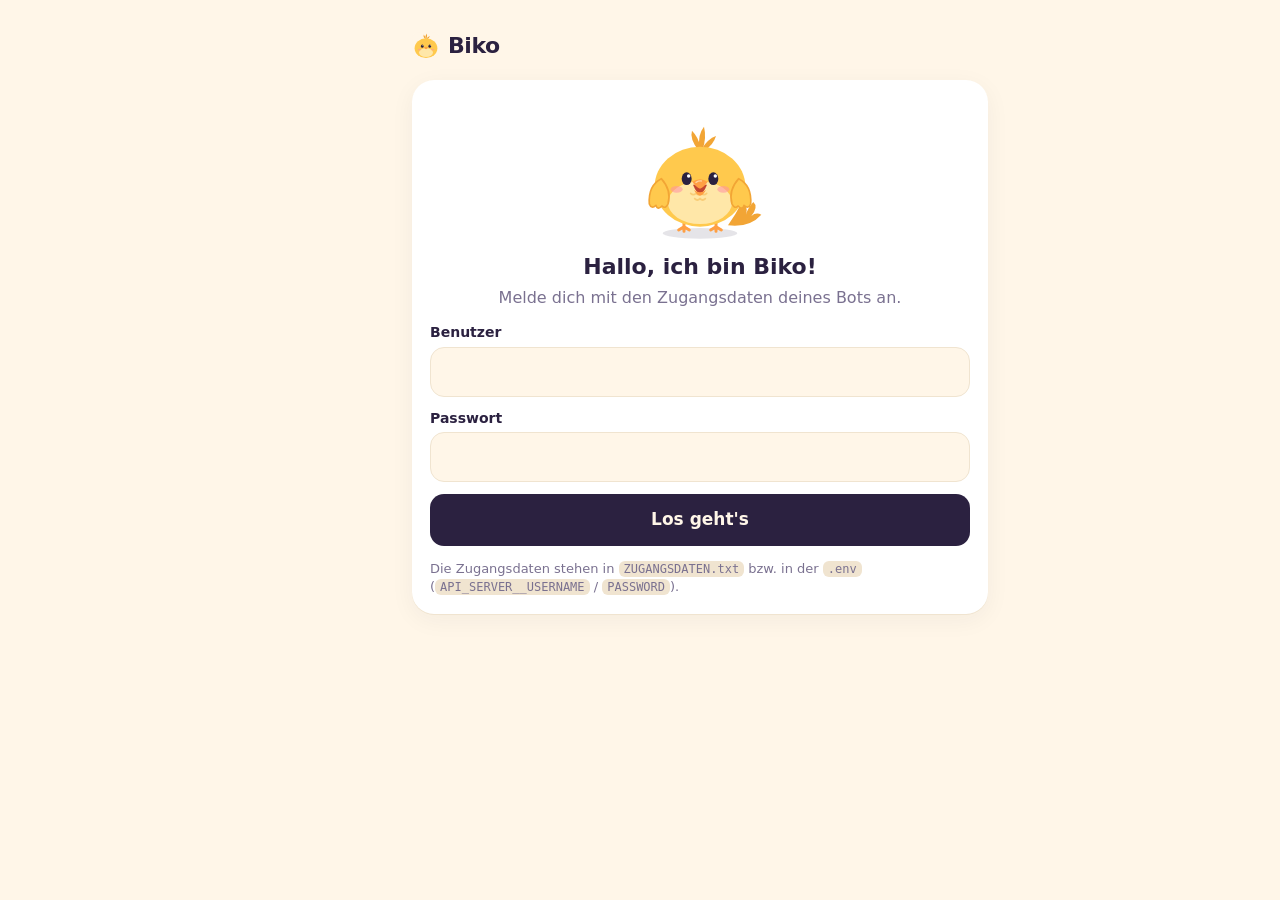
<file: ui/web/index.html>
<!doctype html>
<html lang="de">
<head>
  <meta charset="utf-8">
  <meta name="viewport" content="width=device-width, initial-scale=1, viewport-fit=cover">
  <meta name="theme-color" content="#FFF6E8">
  <meta name="robots" content="noindex, nofollow">
  <title>Biko</title>
  <link rel="icon" href="icon.svg" type="image/svg+xml">
  <link rel="manifest" href="manifest.webmanifest">
  <link rel="stylesheet" href="style.css">
</head>
<body>
  <!-- Leiste: unten am Handy, links am großen Bildschirm. Ein Knopf = eine Ansicht. -->
  <nav class="rail" id="rail" aria-label="Bereiche" hidden>
    <span class="rail-pill" aria-hidden="true"></span>
    <button type="button" class="nav-btn" data-view="home" aria-label="Übersicht" aria-current="page">
      <svg viewBox="0 0 24 24"><path d="M4 11.5 12 5l8 6.5V19a1 1 0 0 1-1 1h-4.5v-5h-5v5H5a1 1 0 0 1-1-1z"/></svg>
      <span>Übersicht</span>
    </button>
    <button type="button" class="nav-btn" data-view="bot" aria-label="Bot">
      <svg viewBox="0 0 24 24"><rect x="5" y="8" width="14" height="11" rx="4"/><path d="M12 8V4.5M9.5 13h.01M14.5 13h.01M3 13v2M21 13v2"/></svg>
      <span>Bot</span>
    </button>
    <button type="button" class="nav-btn" data-view="trades" aria-label="Trades">
      <svg viewBox="0 0 24 24"><path d="M5 8h12l-3-3M19 16H7l3 3"/></svg>
      <span>Trades</span>
    </button>
    <button type="button" class="nav-btn" data-view="konto" aria-label="Konto">
      <svg viewBox="0 0 24 24"><circle cx="12" cy="9" r="3.5"/><path d="M5 19.5c1.2-3.2 3.8-5 7-5s5.8 1.8 7 5"/></svg>
      <span>Konto</span>
    </button>
    <button type="button" class="nav-btn" data-view="einstellungen" aria-label="Einstellungen">
      <svg viewBox="0 0 24 24"><path d="M4 7h10M18 7h2M4 17h4M12 17h8"/><circle cx="16" cy="7" r="2"/><circle cx="10" cy="17" r="2"/></svg>
      <span>Einstellen</span>
    </button>
  </nav>

  <main class="app">
    <header class="top">
      <div class="brand"><img src="icon.svg" alt="" width="28" height="28"> <span data-name>Biko</span></div>
      <div class="chips" id="chips"></div>
    </header>

    <!-- Login -->
    <section class="panel login" id="login" hidden>
      <div class="hero hero-login"><div class="biko-wrap" id="biko-login"></div></div>
      <h1>Hallo, ich bin <span data-name>Biko</span>!</h1>
      <p class="muted">Melde dich mit den Zugangsdaten deines Bots an.</p>
      <form id="login-form" autocomplete="on">
        <label>Benutzer
          <input name="user" autocomplete="username" required autocapitalize="off" spellcheck="false">
        </label>
        <label>Passwort
          <input name="pass" type="password" autocomplete="current-password" required>
        </label>
        <button type="submit" class="btn-main">Los geht's</button>
        <p class="error" id="login-error" hidden></p>
      </form>
      <p class="hint">Die Zugangsdaten stehen in <code>ZUGANGSDATEN.txt</code> bzw. in der <code>.env</code> (<code>API_SERVER__USERNAME</code> / <code>PASSWORD</code>).</p>
    </section>

    <!-- Kleiner Biko oben in allen Ansichten außer der Übersicht -->
    <div class="mini" id="mini" hidden>
      <div class="biko-mini" id="biko-mini"></div>
      <div class="mini-bubble" id="mini-bubble" aria-live="polite"></div>
    </div>

    <div class="views" id="views" hidden>

      <!-- Übersicht -->
      <section class="view" data-view="home" id="view-home">
        <div class="hero">
          <div class="biko-wrap" id="biko"></div>
          <div class="bubble" id="bubble" aria-live="polite">Hallo!</div>
        </div>
        <div class="money" id="money">
          <div class="label">Guthaben</div>
          <div class="big" id="total">–</div>
          <div class="delta" id="delta"></div>
        </div>
        <div class="quick" id="quick">
          <button type="button" class="qcard" data-go="bot">
            <div class="q-label">Bot</div>
            <div class="q-value" id="q-state">–</div>
            <div class="q-sub" id="q-next"></div>
          </button>
          <button type="button" class="qcard" data-go="trades">
            <div class="q-label">Trades</div>
            <div class="q-value" id="q-trades">–</div>
            <div class="q-sub" id="q-last"></div>
          </button>
        </div>
      </section>

      <!-- Bot -->
      <section class="view" data-view="bot" id="view-bot" hidden>
        <section class="panel status-panel">
          <h2>Bot</h2>
          <div class="tiles">
            <div class="tile"><div class="t-label">Bot-Status</div><div class="t-value" id="t-state">–</div></div>
            <div class="tile"><div class="t-label">Risiko</div><div class="t-value" id="t-risk">–</div><div class="t-sub" id="t-risk-sub"></div></div>
            <div class="tile"><div class="t-label">Nächster Check</div><div class="t-value" id="t-next">–</div></div>
            <div class="tile"><div class="t-label">Gewinn bisher</div><div class="t-value" id="t-profit">–</div></div>
            <div class="tile-hub" id="t-hub" aria-hidden="true"></div>
          </div>
          <button class="action" id="toggle-run" type="button" hidden><span class="swap"></span></button>
        </section>
        <section class="panel">
          <h2>Strategie</h2>
          <div class="strategy-name" id="strategy-name">–</div>
          <p id="strategy-text" class="muted strategy-text"></p>
          <div class="facts" id="strategy-facts"></div>
          <button type="button" class="link link-arrow" data-go="einstellungen">Strategie oder Takt ändern</button>
        </section>
      </section>

      <!-- Trades -->
      <section class="view" data-view="trades" id="view-trades" hidden>
        <section class="panel">
          <h2>Trades</h2>
          <ul class="trades" id="trades"></ul>
        </section>
      </section>

      <!-- Konto -->
      <section class="view" data-view="konto" id="view-konto" hidden>
        <section class="panel">
          <h2>Konto</h2>
          <div class="alloc" id="alloc" aria-hidden="true"></div>
          <ul class="coins" id="coins"></ul>
          <div class="facts" id="facts"></div>
          <footer class="foot">
            <span id="updated"></span>
            <button class="link" id="logout" type="button">Abmelden</button>
          </footer>
        </section>
      </section>

      <!-- Einstellungen -->
      <section class="view" data-view="einstellungen" id="view-einstellungen" hidden>
        <section class="panel settings-panel">
          <h2>Einstellungen</h2>
          <p class="muted set-loading" id="set-loading">Lade Einstellungen …</p>
          <div id="set-form" hidden>
            <div class="set-block">
              <div class="set-label">Strategie</div>
              <div class="set-hint">Nach welcher Regel <span data-name>Biko</span> kauft und verkauft. Stop-Loss und Schutzregeln sind bei allen gleich.</div>
              <div class="scards" id="set-strategy" role="radiogroup" aria-label="Strategie"></div>
            </div>
            <div class="set-block">
              <div class="set-label">Coins</div>
              <div class="set-hint">Mehr Coins heißt: öfter eine Chance auf ein Signal.</div>
              <div class="coin-picks" id="set-coins"></div>
            </div>
            <div class="set-block">
              <div class="set-label">Takt</div>
              <div class="seg" id="set-tf" role="radiogroup" aria-label="Takt"></div>
              <div class="set-hint" id="set-tf-hint"></div>
            </div>
            <div class="set-block">
              <div class="set-label">Risiko pro Trade</div>
              <div class="seg" id="set-risk" role="radiogroup" aria-label="Risiko pro Trade"></div>
              <div class="set-hint" id="set-risk-hint"></div>
            </div>
            <div class="set-block">
              <div class="set-label">Gleichzeitige Trades</div>
              <div class="stepper">
                <button type="button" id="set-mot-minus" aria-label="Weniger">−</button>
                <span id="set-mot">3</span>
                <button type="button" id="set-mot-plus" aria-label="Mehr">+</button>
              </div>
              <div class="set-hint" id="set-mot-hint"></div>
            </div>
            <button type="button" class="save" id="set-save" disabled><span class="swap">Gespeichert</span></button>
            <p class="set-note">Immer an, egal was du einstellst: Stop-Loss, Tageslimit (−3 %) und Notbremse bei −15 %.</p>
          </div>
        </section>
      </section>
    </div>
  </main>

  <!-- Sicherheitsabfrage vor jeder Aktion -->
  <dialog class="confirm" id="confirm">
    <h3 id="confirm-title"></h3>
    <p id="confirm-text" class="muted"></p>
    <div class="confirm-buttons">
      <button type="button" class="btn-ghost" data-answer="no">Abbrechen</button>
      <button type="button" class="btn-main" id="confirm-ok" data-answer="yes">OK</button>
    </div>
  </dialog>
  <script src="instanz.js"></script>
  <script src="biko.js"></script>
  <script src="app.js"></script>
</body>
</html>
</file>
<file: ui/web/style.css>
/* Biko App: mobile-first, keine externen Abhängigkeiten.
   Bewegung: nur transform/opacity, Eingänge ease-out, Ausgänge 20 % kürzer, nichts federt. */
:root {
  --bg: #FFF6E8;
  --card: #FFFFFF;
  --ink: #2B2140;
  --muted: #7A7190;
  --line: #F0E4D0;
  --up: #12955F;
  --up-bg: #DDF5E9;
  --down: #D9485A;
  --down-bg: #FDE3E6;
  --accent: #2FB894;
  --warn: #B26A00;
  --warn-bg: #FFEDC8;

  --biko-body: #FFC94D;
  --biko-shade: #F2A535;
  --biko-belly: #FFE7A8;
  --biko-ink: #2B2140;
  --biko-blush: #FF8FA3;
  --biko-mint: #3FC7A6;
  --laptop: #5B6B8C;
  --laptop-dark: #43506B;

  --radius: 22px;
  --font: ui-rounded, "SF Pro Rounded", "Nunito", "Segoe UI", system-ui, -apple-system, Roboto, sans-serif;

  /* Bewegung */
  --ease-out: cubic-bezier(0.23, 1, 0.32, 1);
  --ease-in-out: cubic-bezier(0.77, 0, 0.175, 1);
  --t-press: 160ms;
  --t-enter: 200ms;
  --t-exit: 160ms;     /* 20 % kürzer als der Eingang */
  --t-move: 220ms;
  color-scheme: light;
}
@media (prefers-color-scheme: dark) {
  :root {
    --bg: #1C1830;
    --card: #28233F;
    --ink: #F6F0FF;
    --muted: #A9A0C3;
    --line: #3A3456;
    --up: #4FD69B;
    --up-bg: #1E3A33;
    --down: #FF7A8A;
    --down-bg: #43243A;
    --warn: #FFC56B;
    --warn-bg: #45381F;
    --biko-ink: #2B2140;
    --laptop: #8A99BC;
    --laptop-dark: #6B7898;
    color-scheme: dark;
  }
}

* { box-sizing: border-box; }
html, body { margin: 0; }
body {
  background: var(--bg);
  color: var(--ink);
  font-family: var(--font);
  font-size: 16px;
  line-height: 1.4;
  -webkit-font-smoothing: antialiased;
  -webkit-tap-highlight-color: transparent;
}
[hidden] { display: none !important; }
button { font: inherit; color: inherit; }

.app {
  max-width: 480px;
  margin: 0 auto;
  padding: max(12px, env(safe-area-inset-top)) 16px calc(92px + env(safe-area-inset-bottom));
}

/* Drücken: sofort kleiner (kein Tween, solange gehalten), Loslassen weich */
.pressable, .nav-btn, .action, .sell, .pick, .seg button, .stepper button, .save, .qcard, .scard,
.confirm-buttons button, .login button, .link-arrow {
  transition: transform var(--t-press) var(--ease-out);
}
.pressable:active, .nav-btn:active, .action:active, .sell:active, .pick:active, .seg button:active,
.stepper button:active, .save:active:not(:disabled), .qcard:active, .scard:active,
.confirm-buttons button:active, .login button:active, .link-arrow:active {
  transform: scale(0.97);
  transition-duration: 40ms;
}
.nav-btn:active { transform: scale(0.94); }

/* Kopfzeile */
.top { display: flex; align-items: center; justify-content: space-between; gap: 8px; min-height: 44px; }
.brand { font-weight: 800; font-size: 22px; letter-spacing: -0.02em; display: flex; align-items: center; gap: 8px; }
.brand img { border-radius: 8px; }
.chips { display: flex; gap: 6px; flex-wrap: wrap; justify-content: flex-end; }
.chip {
  font-size: 13px; font-weight: 700; padding: 4px 10px; border-radius: 999px;
  background: var(--card); border: 1px solid var(--line); white-space: nowrap;
}
.chip.play { background: var(--up-bg); color: var(--up); border-color: transparent; }
.chip.real { background: var(--down-bg); color: var(--down); border-color: transparent; }

/* Hero mit Biko (Übersicht) */
.hero { display: flex; flex-direction: column; align-items: center; margin-top: 6px; }
.bubble {
  position: relative; max-width: 300px; text-align: center;
  background: var(--card); border: 1px solid var(--line); border-radius: 18px;
  padding: 10px 16px; font-weight: 600; font-size: 15px; margin-bottom: 4px;
  box-shadow: 0 4px 14px rgba(43, 33, 64, 0.06);
}
.bubble::after {
  content: ""; position: absolute; left: 50%; bottom: -8px; width: 14px; height: 14px;
  background: var(--card); border-right: 1px solid var(--line); border-bottom: 1px solid var(--line);
  transform: translateX(-50%) rotate(45deg);
}
.biko-wrap { width: min(220px, 60vw); aspect-ratio: 240 / 210; cursor: pointer; }
.biko { width: 100%; height: 100%; overflow: visible; display: block; }
.hero-login .biko-wrap { width: min(160px, 45vw); cursor: default; }

/* Kleiner Biko in den anderen Ansichten */
.mini { display: flex; align-items: center; gap: 10px; margin-top: 8px; min-height: 56px; }
.biko-mini { width: 56px; aspect-ratio: 240 / 210; flex: none; }
.mini-bubble {
  position: relative; flex: 1; min-width: 0; background: var(--card); border: 1px solid var(--line);
  border-radius: 16px; padding: 8px 12px; font-weight: 600; font-size: 14px;
}
.mini-bubble::after {
  content: ""; position: absolute; left: -7px; top: 50%; width: 12px; height: 12px;
  background: var(--card); border-left: 1px solid var(--line); border-bottom: 1px solid var(--line);
  transform: translateY(-50%) rotate(45deg);
}

/* Ansichten: liegen übereinander, damit alte und neue beim Wechsel kurz überlappen */
.views { display: grid; }
.view { grid-area: 1 / 1; min-width: 0; }
.view.leaving { pointer-events: none; }
.views.switching .view { will-change: transform, opacity; }

/* Kacheln */
.panel {
  background: var(--card); border-radius: var(--radius); padding: 18px;
  margin-top: 12px; box-shadow: 0 1px 0 var(--line), 0 6px 24px rgba(43, 33, 64, 0.05);
}
.panel h2 { font-size: 15px; margin: 0 0 10px; color: var(--muted); font-weight: 700; }
.muted { color: var(--muted); }

.money { text-align: center; margin-top: 10px; padding-top: 14px; border-top: 1px solid var(--line); }
.money .label { color: var(--muted); font-weight: 700; font-size: 15px; }
.money .big { font-size: 44px; font-weight: 800; letter-spacing: -0.03em; line-height: 1.1; margin: 4px 0 8px; font-variant-numeric: tabular-nums; }
.delta { display: inline-block; font-weight: 700; font-size: 15px; padding: 4px 12px; border-radius: 999px; }
.delta.up { background: var(--up-bg); color: var(--up); }
.delta.down { background: var(--down-bg); color: var(--down); }
.delta.flat { background: var(--line); color: var(--muted); }

/* Schnellzugriff in der Übersicht */
.quick { display: grid; grid-template-columns: 1fr 1fr; gap: 10px; margin-top: 16px; }
.qcard {
  text-align: left; border: 0; cursor: pointer; background: var(--card); border-radius: 18px; padding: 14px;
  box-shadow: 0 1px 0 var(--line), 0 6px 24px rgba(43, 33, 64, 0.05);
}
.q-label { font-size: 13px; font-weight: 700; color: var(--muted); }
.q-value { font-size: 18px; font-weight: 800; margin-top: 2px; font-variant-numeric: tabular-nums; }
.q-sub { font-size: 13px; color: var(--muted); margin-top: 2px; min-height: 18px; }
.q-value.up { color: var(--up); }
.q-value.down { color: var(--down); }

/* Listen */
.trades, .coins { list-style: none; margin: 0; padding: 0; }
.row { display: flex; align-items: center; gap: 12px; padding: 10px 0; border-top: 1px solid var(--line); }
.row:first-child { border-top: 0; padding-top: 2px; }
.row .main { flex: 1; min-width: 0; }
.row .name { font-weight: 700; }
.row .sub { font-size: 13px; color: var(--muted); }
.row .val { font-weight: 700; font-variant-numeric: tabular-nums; text-align: right; }
.empty { color: var(--muted); padding: 4px 0; }

.coin {
  width: 38px; height: 38px; border-radius: 50%; flex: none;
  display: grid; place-items: center; font-weight: 800; font-size: 13px; color: #fff;
  background: var(--coin, #8E86A8);
}

.alloc { display: flex; height: 10px; border-radius: 999px; overflow: hidden; background: var(--line); margin-bottom: 10px; }
.alloc span { display: block; height: 100%; background: var(--coin, #8E86A8); }

.strategy-name { font-weight: 800; font-size: 20px; }
.strategy-text { margin: 6px 0 0; }

/* Login */
.login h1 { font-size: 22px; margin: 8px 0 4px; text-align: center; }
.login > .muted { text-align: center; margin: 0; }
.login form { display: grid; gap: 12px; margin-top: 14px; }
.login label { display: grid; gap: 4px; font-weight: 700; font-size: 14px; }
.login input {
  font: inherit; font-size: 17px; padding: 12px 14px; border-radius: 14px;
  border: 1.5px solid var(--line); background: var(--bg); color: var(--ink);
  transition: border-color 120ms ease;
}
.login input:focus { outline: none; border-color: var(--accent); }
.login button { font-weight: 800; font-size: 17px; padding: 14px; border: 0; border-radius: 14px; cursor: pointer; }
.login button:disabled { opacity: 0.6; }
.error { color: var(--down); font-weight: 700; margin: 0; }
.hint { font-size: 13px; color: var(--muted); margin: 14px 0 0; }
code { font-size: 12px; background: var(--line); padding: 1px 5px; border-radius: 6px; }

.foot { display: flex; justify-content: space-between; align-items: center; margin-top: 14px; padding-top: 6px; border-top: 1px solid var(--line); font-size: 13px; color: var(--muted); }
.link { font: inherit; background: none; border: 0; color: var(--muted); text-decoration: underline; cursor: pointer; padding: 8px 0; }
.link-arrow {
  display: block; margin-top: 12px; padding: 10px 0 2px; text-decoration: none; font-weight: 700; color: var(--accent);
  border-top: 1px solid var(--line); width: 100%; text-align: left;
}
.link-arrow::after { content: " →"; }

/* Status-Kacheln (2 × 2 mit Mittelknopf) */
.tiles { position: relative; display: grid; grid-template-columns: 1fr 1fr; gap: 10px; }
.tile {
  background: var(--bg); border-radius: 18px; padding: 14px 14px 12px; min-height: 86px;
  display: flex; flex-direction: column; justify-content: center; text-align: center;
}
.tile:nth-child(1) { border-bottom-right-radius: 34px; }
.tile:nth-child(2) { border-bottom-left-radius: 34px; }
.tile:nth-child(3) { border-top-right-radius: 34px; }
.tile:nth-child(4) { border-top-left-radius: 34px; }
.t-label { font-size: 13px; font-weight: 700; color: var(--muted); }
.t-value { font-size: 18px; font-weight: 800; margin-top: 2px; font-variant-numeric: tabular-nums; text-wrap: balance; }
.t-value.up { color: var(--up); }
.t-value.down { color: var(--down); }
.t-sub { font-size: 12px; color: var(--muted); }
.tile-hub {
  position: absolute; left: 50%; top: 50%; width: 44px; height: 44px; transform: translate(-50%, -50%);
  border-radius: 50%; background: var(--card); border: 5px solid var(--card);
  box-shadow: 0 0 0 1px var(--line); display: grid; place-items: center;
}
.tile-hub::before { content: ""; width: 14px; height: 14px; border-radius: 50%; background: var(--muted); transition: background 200ms ease; }
.tile-hub.running::before { background: var(--accent); animation: pulse 1.8s ease-in-out infinite; }
.tile-hub.paused::before { width: 12px; height: 14px; border-radius: 2px; background: none; border-left: 4px solid var(--warn); border-right: 4px solid var(--warn); }
.tile-hub.offline::before { background: var(--down); }
@keyframes pulse { 0%, 100% { box-shadow: 0 0 0 0 rgba(47, 184, 148, .45); } 50% { box-shadow: 0 0 0 7px rgba(47, 184, 148, 0); } }

/* Trade-Liste: Paar, Betrag, Status, Zeit */
.trades .row { border-top: 0; padding: 10px 12px; margin-top: 8px; background: var(--bg); border-radius: 16px; }
.trades .row:first-child { margin-top: 0; padding-top: 10px; }
.pair { font-weight: 800; }
.pair .arrow { color: var(--muted); font-weight: 600; margin: 0 2px; }
.state { display: inline-flex; align-items: center; gap: 5px; font-size: 13px; color: var(--muted); font-weight: 600; }
.state::before { content: ""; width: 8px; height: 8px; border-radius: 50%; background: var(--muted); }
.state.open::before { background: var(--accent); animation: pulse 1.8s ease-in-out infinite; }
.state.win::before { background: var(--up); }
.state.loss::before { background: var(--down); }
.trades .val .sub { font-weight: 600; }
.amount.up { color: var(--up); }
.amount.down { color: var(--down); }

/* Fakten */
.facts { display: flex; flex-wrap: wrap; gap: 6px; margin-top: 12px; }
.fact { font-size: 13px; padding: 6px 10px; border-radius: 10px; background: var(--bg); }
.fact b { font-weight: 800; }

/* Leiste: unten am Handy, links am großen Bildschirm. Ein Kissen wandert zum aktiven Knopf. */
.rail {
  position: fixed; z-index: 10; left: 50%; transform: translateX(-50%);
  bottom: max(12px, env(safe-area-inset-bottom)); width: min(448px, calc(100% - 32px));
  display: flex; justify-content: space-around; gap: 4px; padding: 6px;
  background: var(--card); border-radius: 22px; border: 1px solid var(--line);
  box-shadow: 0 10px 30px rgba(43, 33, 64, .14);
}
.rail-pill {
  position: absolute; left: 0; top: 0; width: 10px; height: 10px; border-radius: 16px; background: var(--bg);
  transform-origin: center; pointer-events: none; opacity: 0;
}
.rail-pill.ready { opacity: 1; }
.nav-btn {
  position: relative; flex: 1; display: flex; flex-direction: column; align-items: center; gap: 2px; padding: 7px 4px;
  border: 0; background: none; cursor: pointer;
  border-radius: 16px; color: var(--muted); text-decoration: none; font-size: 11px; font-weight: 700;
  transition: color 200ms ease, transform var(--t-press) var(--ease-out);
}
.nav-btn svg { width: 24px; height: 24px; fill: none; stroke: currentColor; stroke-width: 2; stroke-linecap: round; stroke-linejoin: round; }
.nav-btn[aria-current="page"] { color: var(--ink); }
.nav-btn:focus-visible { outline: 2px solid var(--accent); outline-offset: 2px; }

/* Großer Bildschirm: Leiste links, Inhalt etwas breiter */
@media (min-width: 900px) {
  .app { max-width: 640px; padding: 24px 32px 32px; margin-left: calc(50% - 320px + 60px); }
  .rail {
    left: 24px; top: 50%; bottom: auto; transform: translateY(-50%);
    width: 76px; flex-direction: column; padding: 8px;
  }
  .nav-btn { padding: 12px 4px; }
  .mini .biko-mini { width: 64px; }
}
@media (min-width: 900px) and (max-width: 1100px) {
  .app { margin-left: 120px; }
}

/* Eingreifen: Knöpfe und Sicherheitsabfrage */
.action {
  display: block; width: 100%; margin-top: 12px; padding: 13px; border-radius: 14px;
  font-weight: 800; font-size: 15px; cursor: pointer;
  background: var(--warn-bg); color: var(--warn); border: 0;
  transition: transform var(--t-press) var(--ease-out), background-color 200ms ease, color 200ms ease;
}
.action.go { background: var(--up-bg); color: var(--up); }
.action:disabled, .sell:disabled { opacity: .6; cursor: default; transform: none; }
.swap { display: inline-block; }
.sell {
  margin-top: 6px; padding: 6px 12px; border-radius: 999px; border: 1.5px solid var(--down);
  background: var(--card); color: var(--down); font-size: 13px; font-weight: 800; cursor: pointer;
}
.confirm {
  border: 0; border-radius: 22px; padding: 22px; width: min(360px, calc(100% - 32px));
  background: var(--card); color: var(--ink); box-shadow: 0 20px 60px rgba(43, 33, 64, .3);
  transform-origin: center; /* Modal, kein Popover: bleibt mittig */
}
.confirm::backdrop { background: rgba(43, 33, 64, 0); transition: background-color var(--t-enter) ease; }
.confirm[open]::backdrop { background: rgba(43, 33, 64, .45); }
.confirm.closing::backdrop { background: rgba(43, 33, 64, 0); transition-duration: var(--t-exit); }
@starting-style { .confirm[open]::backdrop { background: rgba(43, 33, 64, 0); } }
.confirm h3 { margin: 0 0 6px; font-size: 19px; }
.confirm p { margin: 0; }
.confirm-buttons { display: flex; gap: 10px; margin-top: 18px; }
.confirm-buttons button { flex: 1; padding: 13px; border-radius: 14px; font-weight: 800; font-size: 15px; cursor: pointer; border: 0; }
.btn-ghost { background: var(--bg); color: var(--ink); }
.btn-main { background: var(--ink); color: var(--bg); }

/* Einstellungen */
.set-block { padding: 14px 0; border-top: 1px solid var(--line); }
.set-block:first-child { border-top: 0; padding-top: 0; }
.set-label { font-weight: 800; font-size: 16px; }
.set-hint { font-size: 13px; color: var(--muted); margin-top: 4px; }
.coin-picks { display: flex; flex-wrap: wrap; gap: 8px; margin-top: 10px; }
.pick {
  display: inline-flex; align-items: center; gap: 6px; padding: 8px 12px; border-radius: 999px;
  font-size: 14px; font-weight: 800; cursor: pointer;
  background: var(--bg); color: var(--muted); border: 1.5px solid transparent;
  transition: transform var(--t-press) var(--ease-out), color 160ms ease, border-color 160ms ease, background-color 160ms ease;
}
.pick .dot { width: 10px; height: 10px; border-radius: 50%; background: var(--coin, #8E86A8); opacity: .35; transition: opacity 160ms ease; }
.pick.on { color: var(--ink); border-color: var(--ink); background: var(--card); }
.pick.on .dot { opacity: 1; }

/* Strategie-Karten */
.scards { display: grid; gap: 8px; margin-top: 10px; }
.scard {
  text-align: left; width: 100%; padding: 12px 14px; border-radius: 16px; cursor: pointer;
  background: var(--bg); border: 1.5px solid transparent; color: var(--ink);
  display: grid; grid-template-columns: 1fr auto; gap: 2px 10px; align-items: center;
  transition: transform var(--t-press) var(--ease-out), border-color 160ms ease, background-color 160ms ease;
}
.scard.on { border-color: var(--ink); background: var(--card); }
.scard .s-name { font-weight: 800; font-size: 15px; }
.scard .s-text { grid-column: 1 / -1; font-size: 13px; color: var(--muted); }
.scard .s-tag { font-size: 11px; font-weight: 800; padding: 3px 8px; border-radius: 999px; background: var(--warn-bg); color: var(--warn); white-space: nowrap; }
.scard .s-tag.ok { background: var(--up-bg); color: var(--up); }
.scard .s-check {
  width: 22px; height: 22px; border-radius: 50%; border: 1.5px solid var(--line); display: grid; place-items: center;
  grid-row: 1; grid-column: 2; transition: background-color 160ms ease, border-color 160ms ease;
}
.scard .s-check::after { content: ""; width: 10px; height: 10px; border-radius: 50%; background: var(--card); transform: scale(0); transition: transform 160ms var(--ease-out); }
.scard.on .s-check { background: var(--ink); border-color: var(--ink); }
.scard.on .s-check::after { transform: scale(1); }
.scard .s-head { display: flex; align-items: center; gap: 8px; min-width: 0; grid-column: 1; grid-row: 1; }

/* Segment-Schalter: ein Kissen rutscht zur gewählten Option und dehnt sich unterwegs */
.seg { position: relative; display: flex; gap: 4px; margin-top: 10px; padding: 4px; border-radius: 14px; background: var(--bg); }
.seg .seg-pill {
  position: absolute; left: 0; top: 4px; bottom: 4px; width: 10px; border-radius: 11px; background: var(--card);
  box-shadow: 0 1px 4px rgba(43, 33, 64, .12); pointer-events: none; opacity: 0;
}
.seg .seg-pill.ready { opacity: 1; }
.seg button {
  position: relative; flex: 1; padding: 10px 6px; border: 0; border-radius: 11px; background: none; cursor: pointer;
  font-size: 14px; font-weight: 800; color: var(--muted); transition: color 160ms ease, transform var(--t-press) var(--ease-out);
}
.seg button.on { color: var(--ink); }
.stepper { display: inline-flex; align-items: center; gap: 4px; margin-top: 10px; padding: 4px; border-radius: 14px; background: var(--bg); }
.stepper button {
  width: 44px; height: 40px; border: 0; border-radius: 11px; background: var(--card); color: var(--ink);
  font-size: 22px; font-weight: 800; cursor: pointer; transition: opacity 160ms ease, transform var(--t-press) var(--ease-out);
}
.stepper button[aria-disabled="true"] { opacity: .35; }
.stepper span { display: inline-block; min-width: 40px; text-align: center; font-size: 20px; font-weight: 800; font-variant-numeric: tabular-nums; }
.save {
  display: block; width: 100%; margin-top: 8px; padding: 14px; border: 0; border-radius: 14px; cursor: pointer;
  font-size: 16px; font-weight: 800; background: var(--ink); color: var(--bg);
  transition: transform var(--t-press) var(--ease-out), background-color 200ms ease, color 200ms ease;
}
.save:disabled { background: var(--bg); color: var(--muted); cursor: default; }
.save.ok { background: var(--up-bg); color: var(--up); }
.set-note { font-size: 12px; color: var(--muted); margin: 10px 0 0; text-align: center; }

/* Eingang einer Ansicht: Zeilen und Blöcke kommen um 30 ms versetzt, Details danach */
.view.stagger .row, .view.stagger .tile, .view.stagger .set-block, .view.stagger .qcard, .view.stagger .panel > h2 {
  animation: row-in 260ms var(--ease-out) both;
  animation-delay: calc(var(--i, 0) * 30ms);
}
.view.stagger .set-hint, .view.stagger .t-sub, .view.stagger .q-sub, .view.stagger .row .sub {
  animation: fade-in 220ms ease both;
  animation-delay: calc(var(--i, 0) * 30ms + 120ms);
}
.view.stagger .alloc { animation: reveal 420ms var(--ease-out) both; }
@keyframes row-in { from { opacity: 0; transform: translateY(8px); } to { opacity: 1; transform: none; } }
@keyframes fade-in { from { opacity: 0; } to { opacity: 1; } }
@keyframes reveal { from { clip-path: inset(0 100% 0 0 round 999px); } to { clip-path: inset(0 0 0 0 round 999px); } }

@media (hover: hover) and (pointer: fine) {
  .nav-btn:hover, .qcard:hover, .scard:hover:not(.on), .pick:hover:not(.on) { color: var(--ink); }
  .link-arrow:hover { text-decoration: underline; }
}

@media (prefers-reduced-motion: reduce) {
  .view.stagger .row, .view.stagger .tile, .view.stagger .set-block, .view.stagger .qcard, .view.stagger .panel > h2,
  .view.stagger .set-hint, .view.stagger .t-sub, .view.stagger .q-sub, .view.stagger .row .sub {
    animation: fade-in 160ms ease both; animation-delay: 0s;
  }
  .view.stagger .alloc { animation: none; }
  .pressable:active, .nav-btn:active, .action:active, .sell:active, .pick:active, .seg button:active,
  .stepper button:active, .save:active, .qcard:active, .scard:active, .confirm-buttons button:active { transform: none; }
}

/* ===================== Biko ===================== */
.biko .shadow { fill: rgba(43, 33, 64, 0.12); }
.biko .torso, .biko .arm ellipse { fill: var(--biko-body); }
.biko .foot { fill: var(--biko-shade); }
.biko .belly { fill: var(--biko-belly); }
.biko .antenna-stick { fill: none; stroke: var(--biko-shade); stroke-width: 5; stroke-linecap: round; }
.biko .antenna-ball { fill: var(--biko-mint); transition: fill .4s; }
.biko .antenna-shine, .biko .shine { fill: #fff; }
.biko .eye ellipse, .biko .mouth-o, .biko .mouth-open { fill: var(--biko-ink); }
.biko .line { fill: none; stroke: var(--biko-ink); stroke-width: 4; stroke-linecap: round; stroke-linejoin: round; }
.biko .line path { fill: none; }
.biko .blush { fill: var(--biko-blush); opacity: .55; }
.biko .tear { fill: #7FC8FF; }
.biko .laptop-back { fill: var(--laptop); }
.biko .laptop-base { fill: var(--laptop-dark); }
.biko .laptop-logo { fill: var(--biko-mint); }
.biko .hand { fill: var(--biko-body); stroke: var(--biko-shade); stroke-width: 2; }
.biko .sign-stick { fill: #B07A45; }
.biko .sign-board { fill: #fff; stroke: var(--biko-ink); stroke-width: 3; }
.biko .sign-text { font: 800 15px var(--font); fill: var(--biko-ink); text-anchor: middle; }
.biko .fx text { font-family: var(--font); font-weight: 800; fill: var(--muted); }
.biko .z { font-size: 18px; }
.biko .z2 { font-size: 22px; }
.biko .z3 { font-size: 28px; }
.biko .fx-question text { font-size: 44px; fill: var(--accent); }
.biko .fl { font-size: 18px; fill: var(--up) !important; }
.biko .spark { fill: #FFC94D; stroke: #F2A535; stroke-width: 1.5; }

/* alles Situative zuerst aus */
.biko .eyes-closed, .biko .eyes-happy, .biko .brows-sad, .biko .mouth, .biko .tear,
.biko .laptop, .biko .hands, .biko .sign, .biko .fx { display: none; }

.biko .body-g, .biko .arm, .biko .eyes-open, .biko .antenna, .biko .hand, .biko .face,
.biko .fx text, .biko .spark, .biko .tear, .biko .fidget-g, .biko .tail, .biko .ear { transform-box: fill-box; }
.biko .body-g { transform-origin: 50% 100%; animation: idle-breathe 3.6s ease-in-out infinite; }
.biko .fidget-g { transform-origin: 50% 100%; }
/* Lebendig: atmet immer leicht und schaut sich ab und zu um */
.biko .face { animation: look 8s ease-in-out infinite; }
.biko[data-mood="schlaeft"] .face, .biko[data-mood="traurig"] .face, .biko[data-mood="jubelt"] .face { animation: none; }
.biko .eyes-open { transform-origin: 50% 50%; animation: blink 4.5s infinite; }
.biko .antenna { transform-origin: 50% 100%; animation: wobble 3s ease-in-out infinite; }

/* schläft */
.biko[data-mood="schlaeft"] .eyes-open { display: none; }
.biko[data-mood="schlaeft"] .eyes-closed,
.biko[data-mood="schlaeft"] .mouth-o,
.biko[data-mood="schlaeft"] .fx-zzz { display: inline; }
.biko[data-mood="schlaeft"] .body-g { animation: breathe 3.2s ease-in-out infinite; }
.biko[data-mood="schlaeft"] .antenna { animation: none; transform: rotate(-14deg); }
.biko[data-mood="schlaeft"] .antenna-ball { fill: #B9B2CC; }
.biko[data-mood="schlaeft"] .z { opacity: 0; animation: zzz 3.6s ease-in infinite; }
.biko[data-mood="schlaeft"] .z2 { animation-delay: 1.2s; }
.biko[data-mood="schlaeft"] .z3 { animation-delay: 2.4s; }

/* tippt */
.biko[data-mood="tippt"] .arm { display: none; }
.biko[data-mood="tippt"] .laptop, .biko[data-mood="tippt"] .hands,
.biko[data-mood="tippt"] .mouth-smile, .biko[data-mood="tippt"] .fx-floaters { display: inline; }
.biko[data-mood="tippt"] .eyes-open { transform: translateY(4px); animation: none; }
.biko[data-mood="tippt"] .face { animation: scan 2.4s ease-in-out infinite; }
.biko[data-mood="tippt"] .body-g { animation: bob .5s ease-in-out infinite alternate; }
.biko[data-mood="tippt"] .hand { transform-origin: 50% 50%; animation: tap .26s ease-in-out infinite alternate; }
.biko[data-mood="tippt"] .hand-r { animation-delay: .13s; }
.biko[data-mood="tippt"] .antenna-ball { animation: glow 1s ease-in-out infinite alternate; }
.biko[data-mood="tippt"] .fl { opacity: 0; animation: rise 2.4s ease-out infinite; }
.biko[data-mood="tippt"] .f2 { animation-delay: .8s; }
.biko[data-mood="tippt"] .f3 { animation-delay: 1.6s; }

/* jubelt */
.biko[data-mood="jubelt"] .eyes-open { display: none; }
.biko[data-mood="jubelt"] .eyes-happy, .biko[data-mood="jubelt"] .mouth-open,
.biko[data-mood="jubelt"] .fx-sparkles { display: inline; }
.biko[data-mood="jubelt"] .body-g { animation: jump .9s cubic-bezier(.3,.7,.4,1) infinite; }
.biko[data-mood="jubelt"] .arm-l { transform-origin: 80% 20%; transform: rotate(130deg) translate(-4px, 10px); }
.biko[data-mood="jubelt"] .arm-r { transform-origin: 20% 20%; transform: rotate(-130deg) translate(4px, 10px); }
.biko[data-mood="jubelt"] .spark { transform-origin: 50% 50%; animation: twinkle 1.2s ease-in-out infinite; }
.biko[data-mood="jubelt"] .s2 { animation-delay: .3s; }
.biko[data-mood="jubelt"] .s3 { animation-delay: .6s; }
.biko[data-mood="jubelt"] .s4 { animation-delay: .9s; }
.biko[data-mood="jubelt"] .shadow { animation: shadow .9s cubic-bezier(.3,.7,.4,1) infinite; transform-box: fill-box; transform-origin: 50% 50%; }

/* traurig */
.biko[data-mood="traurig"] .brows-sad, .biko[data-mood="traurig"] .mouth-sad,
.biko[data-mood="traurig"] .tear { display: inline; }
.biko[data-mood="traurig"] .eyes-open { transform: translateY(3px); animation: none; }
.biko[data-mood="traurig"] .body-g { animation: sad-breathe 4s ease-in-out infinite; }
.biko[data-mood="traurig"] .antenna { animation: none; transform: rotate(18deg); }
.biko[data-mood="traurig"] .tear { animation: tear 2.4s ease-in infinite; }

/* Pause */
.biko[data-mood="pause"] .sign, .biko[data-mood="pause"] .mouth-smile { display: inline; }
.biko[data-mood="pause"] .arm-r { transform-origin: 30% 30%; transform: rotate(-35deg) translate(4px, -4px); }
.biko[data-mood="pause"] .body-g { animation: sway 4s ease-in-out infinite; }

/* offline */
.biko[data-mood="offline"] .mouth-wavy, .biko[data-mood="offline"] .fx-question { display: inline; }
.biko[data-mood="offline"] .body-g { animation: offline-sway 3.4s ease-in-out infinite; }
.biko[data-mood="offline"] .antenna-ball { fill: #B9B2CC; animation: flicker 2s steps(1) infinite; }
.biko[data-mood="offline"] .fx-question text { transform-box: fill-box; transform-origin: 50% 100%; animation: wobble 1.6s ease-in-out infinite; }

/* winkt (Login) und lädt */
.biko[data-mood="winkt"] .mouth-smile, .biko[data-mood="laedt"] .mouth-smile { display: inline; }
.biko[data-mood="winkt"] .arm-r { transform-origin: 20% 20%; animation: wave 1.1s ease-in-out infinite; }
.biko[data-mood="laedt"] .antenna-ball { animation: glow .6s ease-in-out infinite alternate; }

/* ---------- Yojji (Katze) ---------- */
.biko[data-maskottchen="yojji"] {
  --biko-body: #CFC2F3; --biko-shade: #A796DE; --biko-belly: #F5F1FF; --cat-ear: #FFB8CB; --cat-stripe: #B4A3E8;
}
.biko .tail-path { fill: none; stroke: var(--biko-shade); stroke-width: 13; stroke-linecap: round; }
.biko .ear-outer { fill: var(--biko-body); }
.biko .ear-inner { fill: var(--cat-ear, #FFB8CB); }
.biko .stripe { fill: none; stroke: var(--cat-stripe, #B4A3E8); stroke-width: 4; stroke-linecap: round; }
.biko .whiskers path { stroke-width: 2.2; opacity: .5; }
.biko .nose { fill: #FF8FA3; }
.biko .tail { transform-origin: 0% 100%; animation: tail-sway 2.8s ease-in-out infinite; }
.biko .ear { transform-origin: 50% 100%; transition: rotate .4s ease; }
/* Posen über "rotate", Bewegungen über "transform": so laufen beide zusammen */
.biko[data-mood="schlaeft"] .tail { animation-duration: 6s; }
.biko[data-mood="schlaeft"] .ear-l { rotate: -8deg; }
.biko[data-mood="schlaeft"] .ear-r { rotate: 8deg; }
.biko[data-mood="tippt"] .tail { animation-duration: 1.8s; }
.biko[data-mood="jubelt"] .tail { animation-duration: .5s; }
.biko[data-mood="traurig"] .tail { rotate: 30deg; animation: none; }
.biko[data-mood="traurig"] .ear-l { rotate: -26deg; }
.biko[data-mood="traurig"] .ear-r { rotate: 26deg; }
.biko[data-mood="offline"] .ear-r { rotate: 22deg; }
.biko[data-mood="pause"] .tail { animation-duration: 4s; }

/* ---------- Biko (dicker Vogel) ---------- */
.biko .wing { fill: var(--biko-body); stroke: var(--biko-shade); stroke-width: 2.5; stroke-linejoin: round; }
.biko .tuft-f { fill: var(--biko-shade); }
.biko .tail-feathers { fill: var(--biko-shade); }
.biko .chest-feathers { fill: none; stroke: #F6C66A; stroke-width: 2.5; stroke-linecap: round; opacity: .8; }
.biko .bird-feet path { stroke: var(--bird-beak, #FF9F43); stroke-width: 4.5; }
.biko .beak-top, .biko .beak-low { fill: var(--bird-beak, #FF9F43); }
.biko .beak-inside { fill: #C2452F; }
.biko .beak-shine { fill: none; stroke: #FFD3A0; stroke-width: 2; stroke-linecap: round; }
.biko .beak-open { display: none; }
.biko .tuft { transform-origin: 50% 100%; animation: tuft-sway 3.2s ease-in-out infinite; transition: rotate .4s ease; }
.biko .tuft, .biko .beak-open, .biko .beak-top { transform-box: fill-box; }
/* Schnabel auf beim Jubeln, beim Winken piepst Biko */
.biko[data-mood="jubelt"] .beak-open, .biko[data-mood="winkt"] .beak-open { display: inline; }
.biko[data-mood="jubelt"] .beak-top, .biko[data-mood="winkt"] .beak-top { translate: 0 -2px; }
.biko[data-mood="winkt"] .beak-open { transform-origin: 50% 0; animation: chirp 1.6s ease-in-out infinite; }
.biko[data-mood="schlaeft"] .tuft { rotate: -22deg; animation-duration: 6s; }
.biko[data-mood="traurig"] .tuft { rotate: 24deg; animation: none; }
.biko[data-mood="offline"] .tuft { rotate: 14deg; }
.biko[data-mood="tippt"] .tuft { animation-duration: 1.2s; }
.biko[data-mood="traurig"] .beak-top { translate: 0 2px; }

/* ---------- Zwischendurch-Bewegungen (biko.js setzt data-fidget kurz) ---------- */
.biko[data-fidget="hop"] .fidget-g { animation: hop .65s cubic-bezier(.3, .7, .4, 1); }
.biko[data-fidget="tilt"] .fidget-g { animation: tilt 1.4s ease-in-out; }
.biko[data-fidget="wiggle"] .fidget-g { animation: wiggle .7s ease-in-out; }
.biko[data-fidget="boop"] .fidget-g { animation: boop .52s cubic-bezier(.3, .7, .4, 1); }
.biko[data-fidget="antenna"] .antenna, .biko[data-fidget="tuft"] .tuft { animation: antenna-boing .9s ease-out; }
.biko[data-fidget="flap"] .arm-l { transform-origin: 90% 10%; animation: flap-l .6s ease-in-out; }
.biko[data-fidget="flap"] .arm-r { transform-origin: 10% 10%; animation: flap-r .6s ease-in-out; }
.biko[data-fidget="ear"] .ear-r { animation: ear-twitch .45s ease-out; }
.biko[data-fidget="tail"] .tail { animation: tail-flick .75s ease-in-out; }
.biko-mini { cursor: pointer; }

@keyframes idle-breathe { 0%, 100% { transform: scale(1, 1); } 50% { transform: scale(1.015, .985); } }
@keyframes sad-breathe { 0%, 100% { transform: scaleY(.97); } 50% { transform: translateY(1px) scaleY(.955); } }
@keyframes offline-sway { 0%, 100% { transform: rotate(-6deg); } 50% { transform: rotate(-3deg); } }
@keyframes look { 0%, 28%, 76%, 100% { transform: translate(0, 0); } 33%, 48% { transform: translate(-3px, 0); } 54%, 70% { transform: translate(3px, -1px); } }
@keyframes tail-sway { 0%, 100% { transform: rotate(-6deg); } 50% { transform: rotate(8deg); } }
@keyframes tail-flick { 0%, 100% { transform: rotate(0); } 40% { transform: rotate(22deg); } 70% { transform: rotate(-8deg); } }
@keyframes ear-twitch { 0%, 100% { transform: rotate(0); } 30% { transform: rotate(18deg); } 55% { transform: rotate(-4deg); } 75% { transform: rotate(10deg); } }
@keyframes tuft-sway { 0%, 100% { transform: rotate(-4deg); } 50% { transform: rotate(4deg); } }
@keyframes chirp { 0%, 40%, 100% { transform: scaleY(1); } 20%, 60% { transform: scaleY(.25); } }
@keyframes flap-l { 0%, 100% { transform: rotate(0); } 25%, 75% { transform: rotate(28deg); } 50% { transform: rotate(6deg); } }
@keyframes flap-r { 0%, 100% { transform: rotate(0); } 25%, 75% { transform: rotate(-28deg); } 50% { transform: rotate(-6deg); } }
@keyframes antenna-boing { 0% { transform: rotate(0); } 25% { transform: rotate(-22deg); } 50% { transform: rotate(16deg); } 75% { transform: rotate(-8deg); } 100% { transform: rotate(0); } }
@keyframes hop { 0%, 100% { transform: none; } 20% { transform: scale(1.05, .94); } 50% { transform: translateY(-14px) scale(.97, 1.04); } 80% { transform: scale(1.04, .96); } }
@keyframes tilt { 0%, 100% { transform: rotate(0); } 30%, 65% { transform: rotate(-7deg); } }
@keyframes wiggle { 0%, 100% { transform: rotate(0); } 20% { transform: rotate(4deg); } 40% { transform: rotate(-4deg); } 60% { transform: rotate(3deg); } 80% { transform: rotate(-2deg); } }
@keyframes boop { 0%, 100% { transform: scale(1); } 30% { transform: scale(1.08, .9); } 60% { transform: scale(.96, 1.05); } }

@keyframes blink { 0%, 93%, 100% { transform: scaleY(1); } 95% { transform: scaleY(.1); } }
@keyframes wobble { 0%, 100% { transform: rotate(-6deg); } 50% { transform: rotate(6deg); } }
@keyframes breathe { 0%, 100% { transform: scale(1, 1); } 50% { transform: scale(1.02, .975); } }
@keyframes zzz { 0% { opacity: 0; transform: translate(0, 6px); } 25% { opacity: 1; } 100% { opacity: 0; transform: translate(10px, -16px); } }
@keyframes bob { from { transform: translateY(0); } to { transform: translateY(-2px); } }
@keyframes tap { from { transform: translateY(0); } to { transform: translateY(-5px); } }
@keyframes scan { 0%, 100% { transform: translateX(-3px); } 50% { transform: translateX(3px); } }
@keyframes glow { from { fill: var(--biko-mint); } to { fill: #9BF2DA; } }
@keyframes rise { 0% { opacity: 0; transform: translateY(0); } 20% { opacity: 1; } 100% { opacity: 0; transform: translateY(-46px); } }
@keyframes jump { 0%, 100% { transform: translateY(0) scale(1.04, .96); } 15% { transform: translateY(0) scale(.97, 1.03); } 45% { transform: translateY(-26px) scale(1); } 75% { transform: translateY(0) scale(1.03, .97); } }
@keyframes shadow { 0%, 100%, 75% { transform: scale(1); opacity: 1; } 45% { transform: scale(.7); opacity: .5; } }
@keyframes twinkle { 0%, 100% { transform: scale(.4) rotate(0); opacity: .3; } 50% { transform: scale(1.15) rotate(25deg); opacity: 1; } }
@keyframes tear { 0% { transform: translateY(0); opacity: 0; } 15% { opacity: 1; } 100% { transform: translateY(22px); opacity: 0; } }
@keyframes sway { 0%, 100% { transform: rotate(-2deg); } 50% { transform: rotate(2deg); } }
@keyframes flicker { 0%, 100% { fill: #B9B2CC; } 50% { fill: var(--biko-mint); } 60% { fill: #B9B2CC; } }
@keyframes wave { 0%, 100% { transform: rotate(-150deg) translate(2px, 12px); } 50% { transform: rotate(-110deg) translate(2px, 12px); } }

@media (prefers-reduced-motion: reduce) {
  .biko *, .biko { animation: none !important; }
  .biko .z, .biko .fl { opacity: 1 !important; }
}
</file>
